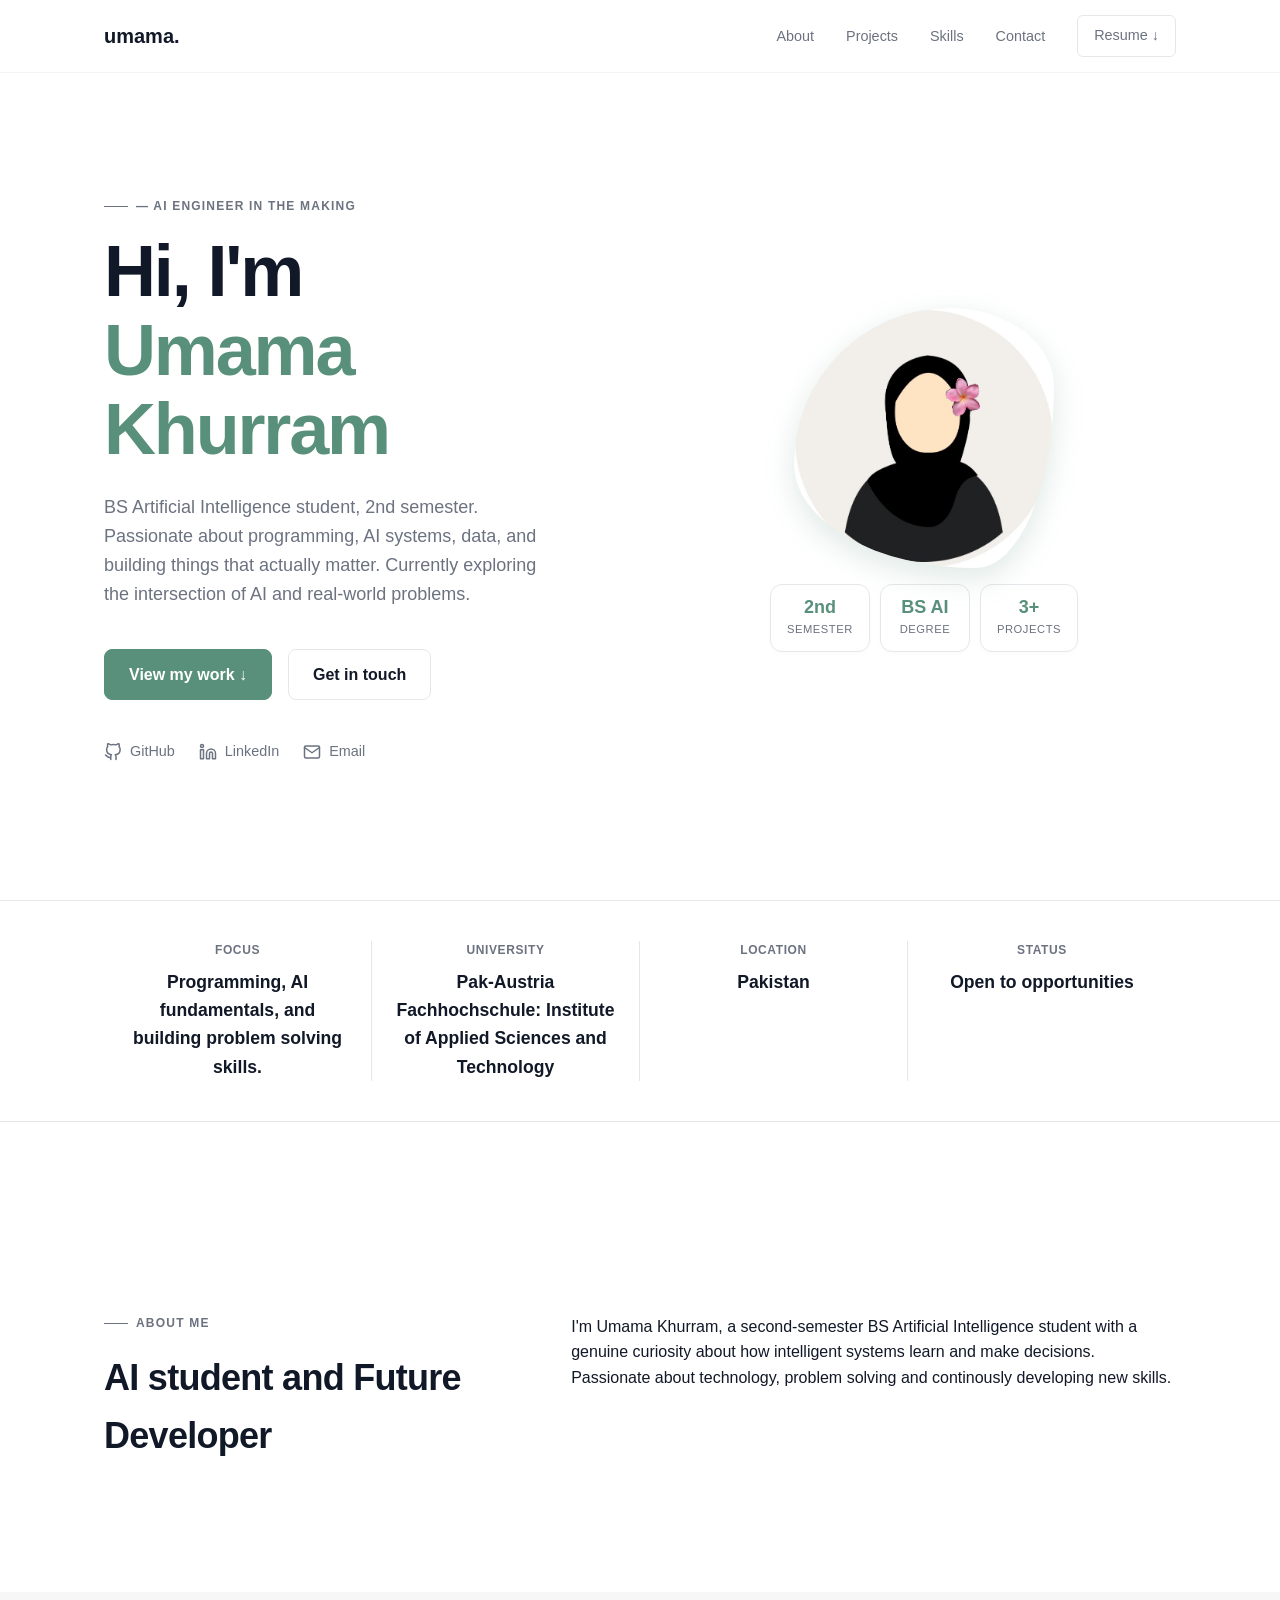
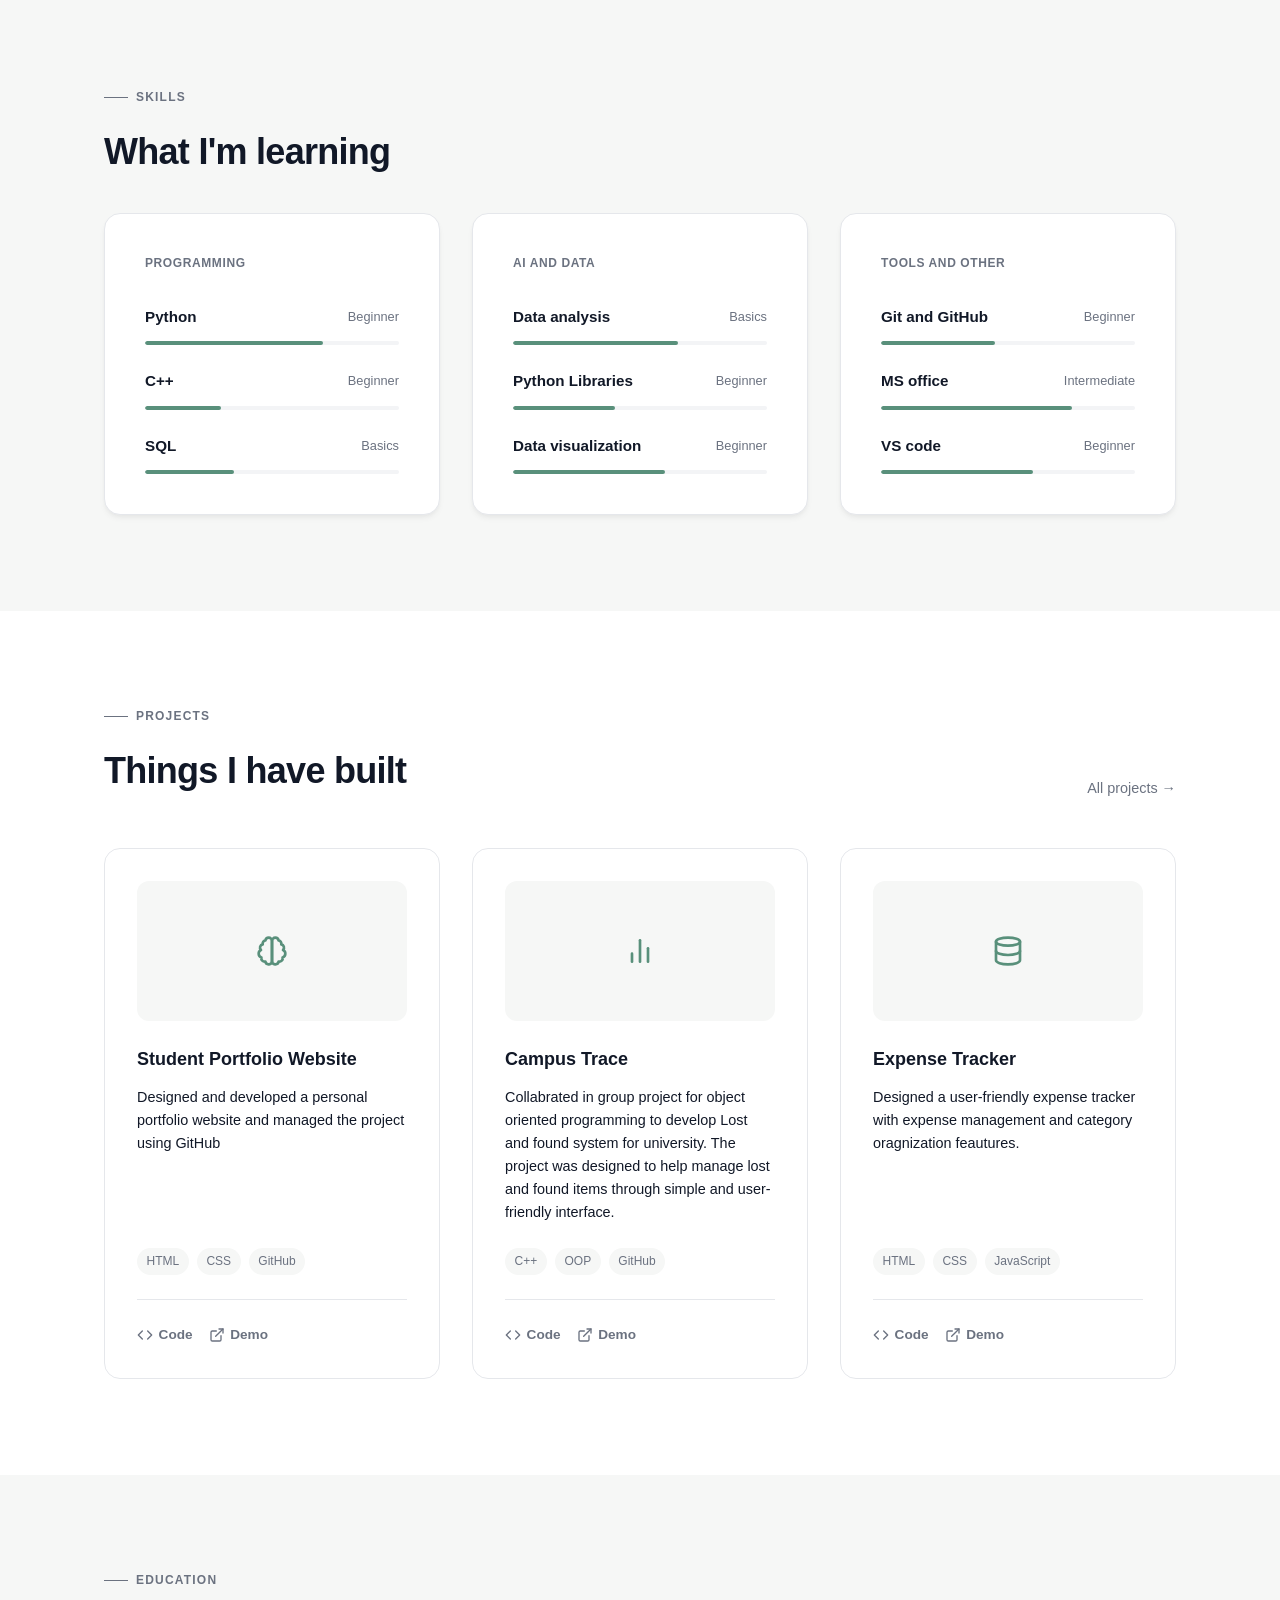
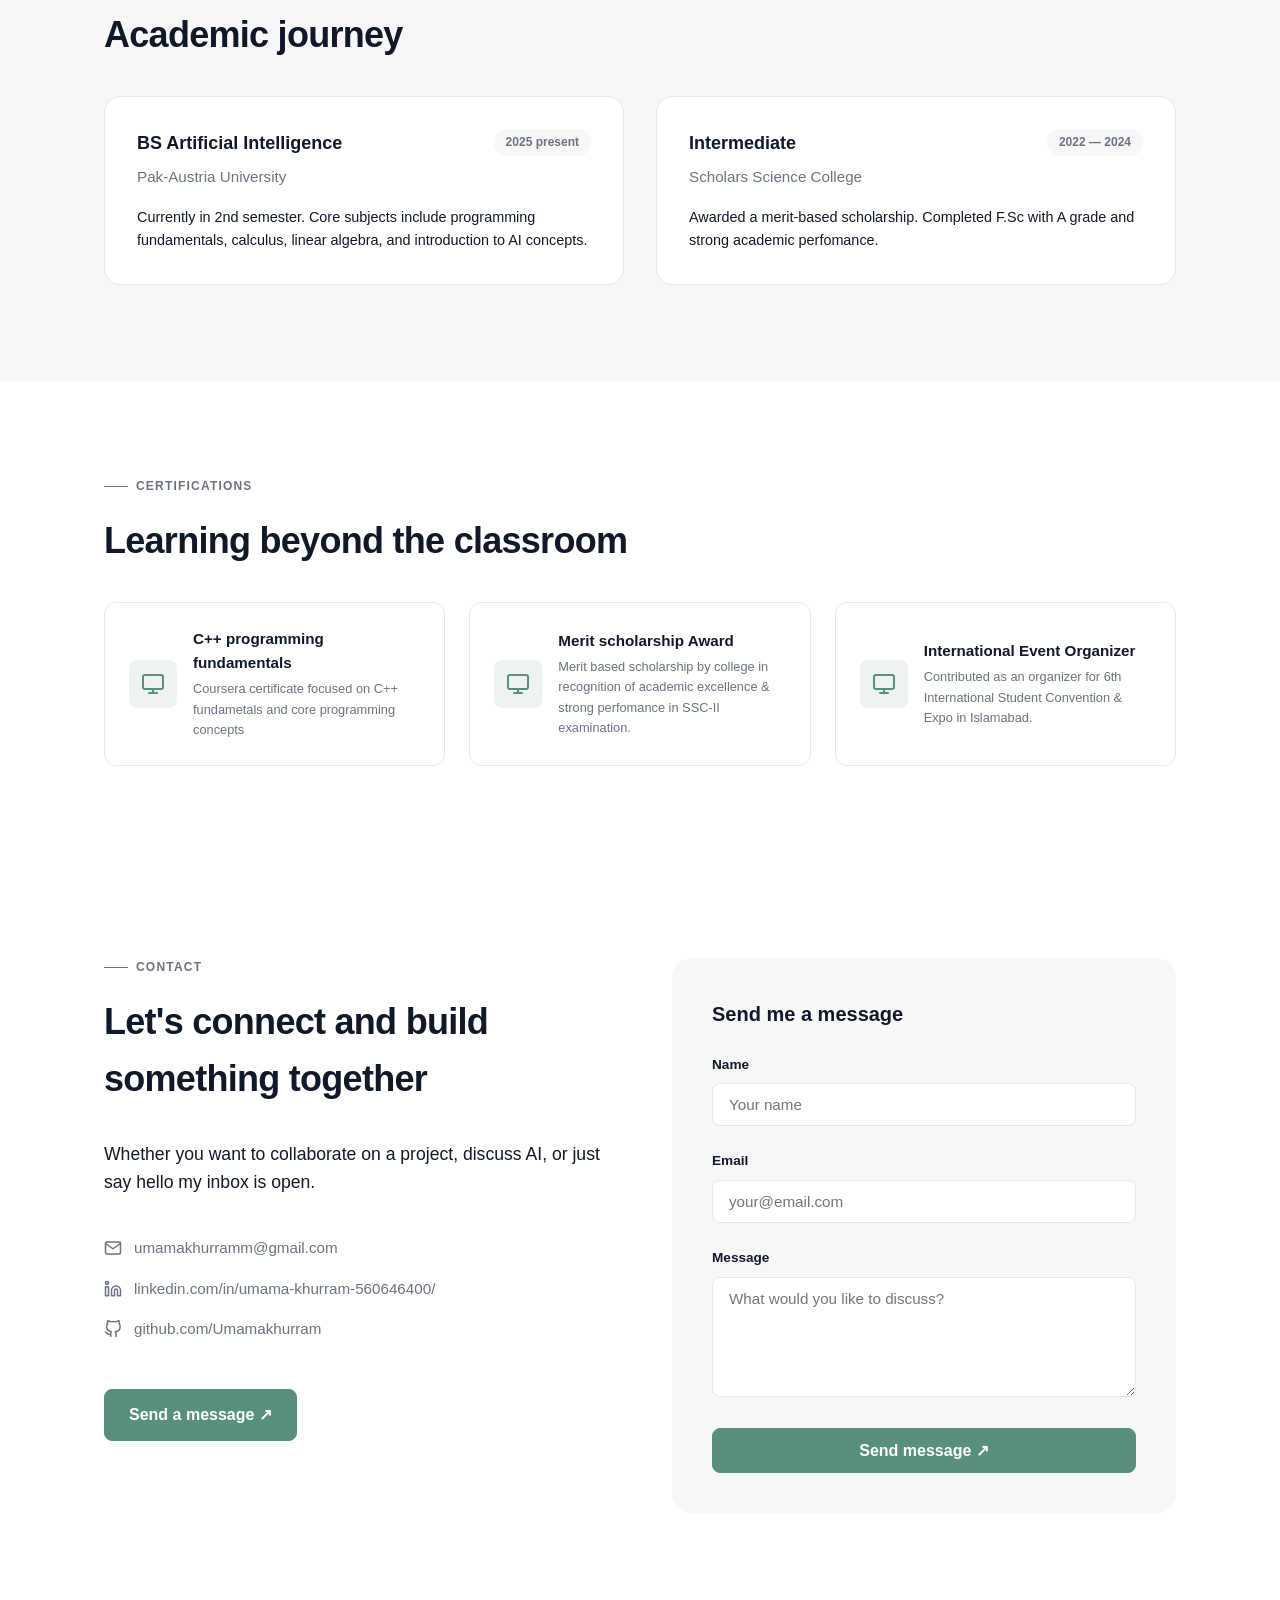
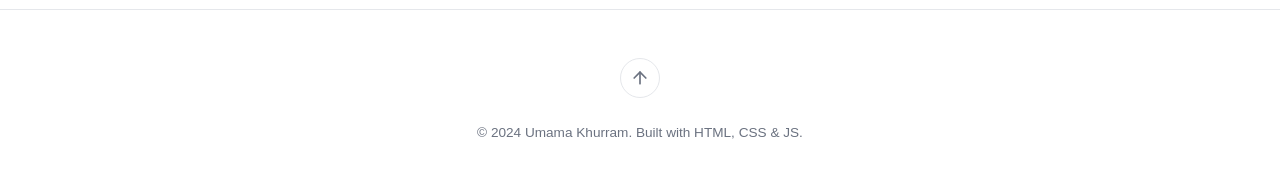
<file: index.html>
<!DOCTYPE html>
<html lang="en">

<head>
    <meta charset="UTF-8">
    <meta name="viewport" content="width=device-width, initial-scale=1.0">
    <title>Umama Khurram - Portfolio</title>
    <link rel="stylesheet" href="style.css">
</head>

<body>

    <nav>
        <div class="container">
            <a href="#" class="logo">umama.</a>
            <ul class="nav-links">
                <li><a href="#about">About</a></li>
                <li><a href="#projects">Projects</a></li>
                <li><a href="#skills">Skills</a></li>
                <li><a href="#contact">Contact</a></li>
                <li><a href="#" class="btn-resume">Resume &darr;</a></li>
            </ul>
        </div>
    </nav>

    <section id="hero" class="hero">
        <div class="container">
            <div class="hero-grid">
                <div class="hero-left">
                    <div class="section-tag hero-tagline">&mdash; AI ENGINEER IN THE MAKING</div>
                    <h1 class="hero-title">
                        <span class="word-anim" style="animation-delay: 100ms">Hi,</span>
                        <span class="word-anim" style="animation-delay: 200ms">I'm</span><br>
                        <span class="name-highlight">
                            <span class="word-anim" style="animation-delay: 300ms">Umama</span><br>
                            <span class="word-anim" style="animation-delay: 400ms">Khurram</span>
                        </span>
                    </h1>
                    <p class="hero-bio">
                        BS Artificial Intelligence student, 2nd semester. Passionate about programming, AI systems,
                        data, and building things that actually matter. Currently exploring the intersection of AI and
                        real-world
                        problems.
                    </p>
                    <div class="hero-actions">
                        <a href="#projects" class="btn btn-primary">View my work &darr;</a>
                        <a href="#contact" class="btn btn-outline">Get in touch</a>
                    </div>
                    <div class="hero-social">
                        <a href="https://github.com/Umamakhurram" target="_blank">
                            <svg xmlns="http://www.w3.org/2000/svg" viewBox="0 0 24 24" fill="none"
                                stroke="currentColor" stroke-width="2" stroke-linecap="round" stroke-linejoin="round">
                                <path
                                    d="M9 19c-5 1.5-5-2.5-7-3m14 6v-3.87a3.37 3.37 0 0 0-.94-2.61c3.14-.35 6.44-1.54 6.44-7A5.44 5.44 0 0 0 20 4.77 5.07 5.07 0 0 0 19.91 1S18.73.65 16 2.48a13.38 13.38 0 0 0-7 0C6.27.65 5.09 1 5.09 1A5.07 5.07 0 0 0 5 4.77a5.44 5.44 0 0 0-1.5 3.78c0 5.42 3.3 6.61 6.44 7A3.37 3.37 0 0 0 9 18.13V22">
                                </path>
                            </svg>
                            GitHub
                        </a>
                        <a href="https://www.linkedin.com/in/umama-khurram-560646400/" target="_blank">
                            <svg xmlns="http://www.w3.org/2000/svg" viewBox="0 0 24 24" fill="none"
                                stroke="currentColor" stroke-width="2" stroke-linecap="round" stroke-linejoin="round">
                                <path
                                    d="M16 8a6 6 0 0 1 6 6v7h-4v-7a2 2 0 0 0-2-2 2 2 0 0 0-2 2v7h-4v-7a6 6 0 0 1 6-6z">
                                </path>
                                <rect x="2" y="9" width="4" height="12"></rect>
                                <circle cx="4" cy="4" r="2"></circle>
                            </svg>
                            LinkedIn
                        </a>
                        <a href="mailto:umamakhurramm@gmail.com">
                            <svg xmlns="http://www.w3.org/2000/svg" viewBox="0 0 24 24" fill="none"
                                stroke="currentColor" stroke-width="2" stroke-linecap="round" stroke-linejoin="round">
                                <path d="M4 4h16c1.1 0 2 .9 2 2v12c0 1.1-.9 2-2 2H4c-1.1 0-2-.9-2-2V6c0-1.1.9-2 2-2z">
                                </path>
                                <polyline points="22,6 12,13 2,6"></polyline>
                            </svg>
                            Email
                        </a>
                    </div>
                </div>
                <div class="hero-right-col reveal">
                    <div class="photo-placeholder">
                        <div class="photo-text">
                            <img src="img/umk.jpeg" alt="photo" width="300">
                        </div>
                    </div>
                    <div class="stat-chips">
                        <div class="stat-chip">
                            <div class="stat-val">2nd</div>
                            <div class="stat-label">Semester</div>
                        </div>
                        <div class="stat-chip">
                            <div class="stat-val">BS AI</div>
                            <div class="stat-label">Degree</div>
                        </div>
                        <div class="stat-chip">
                            <div class="stat-val">3+</div>
                            <div class="stat-label">Projects</div>
                        </div>
                    </div>
                </div>
            </div>
        </div>
    </section>

    <div class="info-strip reveal">
        <div class="container">
            <div class="info-grid">
                <div class="info-item">
                    <div class="info-label">FOCUS</div>
                    <div class="info-val">Programming, AI fundamentals, and building problem solving skills.</div>
                </div>
                <div class="info-item">
                    <div class="info-label">UNIVERSITY</div>
                    <div class="info-val">Pak-Austria Fachhochschule: Institute of Applied Sciences and Technology</div>
                </div>
                <div class="info-item">
                    <div class="info-label">LOCATION</div>
                    <div class="info-val">Pakistan</div>
                </div>
                <div class="info-item">
                    <div class="info-label">STATUS</div>
                    <div class="info-val">Open to opportunities</div>
                </div>
            </div>
        </div>
    </div>

    <section id="about" class="section reveal">
        <div class="container">
            <div class="about-grid">
                <div>
                    <div class="section-tag">ABOUT ME</div>
                    <h2 class="section-title">AI student and Future Developer</h2>
                </div>
                <divclass="about-text">
                    <p>I'm Umama Khurram, a second-semester BS Artificial Intelligence student with a genuine curiosity
                        about how intelligent systems learn and make decisions. Passionate about technology, problem
                        solving and continously developing new skills.</p </div>
            </div>
        </div>
    </section>

    <section id="skills" class="section bg-alt reveal">
        <div class="container">
            <div class="section-tag">SKILLS</div>
            <h2 class="section-title">What I'm learning </h2>

            <div class="skills-grid">
                <div class="skill-card">
                    <h3 class="skill-category">PROGRAMMING</h3>
                    <div class="skill-item">
                        <div class="skill-header">
                            <span class="skill-name">Python</span>
                            <span class="skill-level">Beginner</span>
                        </div>
                        <div class="progress-bar">
                            <div class="progress-fill" data-width="70%"></div>
                        </div>
                    </div>
                    <div class="skill-item">
                        <div class="skill-header">
                            <span class="skill-name">C++</span>
                            <span class="skill-level">Beginner</span>
                        </div>
                        <div class="progress-bar">
                            <div class="progress-fill" data-width="30%"></div>
                        </div>
                    </div>
                    <div class="skill-item">
                        <div class="skill-header">
                            <span class="skill-name">SQL</span>
                            <span class="skill-level">Basics</span>
                        </div>
                        <div class="progress-bar">
                            <div class="progress-fill" data-width="35%"></div>
                        </div>
                    </div>
                </div>
                <div class="skill-card">
                    <h3 class="skill-category">AI AND DATA</h3>
                    <div class="skill-item">
                        <div class="skill-header">
                            <span class="skill-name">Data analysis</span>
                            <span class="skill-level">Basics</span>
                        </div>
                        <div class="progress-bar">
                            <div class="progress-fill" data-width="65%"></div>
                        </div>
                    </div>
                    <div class="skill-item">
                        <div class="skill-header">
                            <span class="skill-name">Python Libraries</span>
                            <span class="skill-level">Beginner</span>
                        </div>
                        <div class="progress-bar">
                            <div class="progress-fill" data-width="40%"></div>
                        </div>
                    </div>
                    <div class="skill-item">
                        <div class="skill-header">
                            <span class="skill-name">Data visualization</span>
                            <span class="skill-level">Beginner</span>
                        </div>
                        <div class="progress-bar">
                            <div class="progress-fill" data-width="60%"></div>
                        </div>
                    </div>
                </div>
                <div class="skill-card">
                    <h3 class="skill-category">TOOLS AND OTHER</h3>
                    <div class="skill-item">
                        <div class="skill-header">
                            <span class="skill-name">Git and GitHub</span>
                            <span class="skill-level">Beginner</span>
                        </div>
                        <div class="progress-bar">
                            <div class="progress-fill" data-width="45%"></div>
                        </div>
                    </div>
                    <div class="skill-item">
                        <div class="skill-header">
                            <span class="skill-name">MS office</span>
                            <span class="skill-level">Intermediate</span>
                        </div>
                        <div class="progress-bar">
                            <div class="progress-fill" data-width="75%"></div>
                        </div>
                    </div>
                    <div class="skill-item">
                        <div class="skill-header">
                            <span class="skill-name">VS code</span>
                            <span class="skill-level">Beginner</span>
                        </div>
                        <div class="progress-bar">
                            <div class="progress-fill" data-width="60%"></div>
                        </div>
                    </div>
                </div>
            </div>
        </div>
    </section>

    <section id="projects" class="section reveal">
        <div class="container">
            <div class="section-tag">PROJECTS</div>
            <div class="section-header-flex">
                <h2 class="section-title">Things I have built</h2>
                <a href="#" class="view-all">All projects &rarr;</a>
            </div>

            <div class="projects-grid">
                <div class="project-card">
                    <div class="project-img">
                        <svg xmlns="http://www.w3.org/2000/svg" width="32" height="32" viewBox="0 0 24 24" fill="none"
                            stroke="currentColor" stroke-width="2" stroke-linecap="round" stroke-linejoin="round">
                            <path
                                d="M9.5 2A2.5 2.5 0 0 1 12 4.5v15a2.5 2.5 0 0 1-4.96.44 2.5 2.5 0 0 1-2.96-3.08 3 3 0 0 1-.34-5.58 2.5 2.5 0 0 1 1.32-4.24 2.5 2.5 0 0 1 1.98-3A2.5 2.5 0 0 1 9.5 2Z">
                            </path>
                            <path
                                d="M14.5 2A2.5 2.5 0 0 0 12 4.5v15a2.5 2.5 0 0 0 4.96.44 2.5 2.5 0 0 0 2.96-3.08 3 3 0 0 0 .34-5.58 2.5 2.5 0 0 0-1.32-4.24 2.5 2.5 0 0 0-1.98-3A2.5 2.5 0 0 0 14.5 2Z">
                            </path>
                        </svg>
                    </div>
                    <h3 class="project-title">Student Portfolio Website</h3>
                    <p class="project-desc"> Designed and developed a personal portfolio website and managed the project
                        using GitHub</p>
                    <div class="project-tags">
                        <span class="project-tag">HTML</span>
                        <span class="project-tag">CSS</span>
                        <span class="project-tag">GitHub</span>
                    </div>
                    <div class="project-links">
                        <a href="#"><svg xmlns="http://www.w3.org/2000/svg" width="16" height="16" viewBox="0 0 24 24"
                                fill="none" stroke="currentColor" stroke-width="2" stroke-linecap="round"
                                stroke-linejoin="round">
                                <polyline points="16 18 22 12 16 6"></polyline>
                                <polyline points="8 6 2 12 8 18"></polyline>
                            </svg> Code</a>
                        <a href="#"><svg xmlns="http://www.w3.org/2000/svg" width="16" height="16" viewBox="0 0 24 24"
                                fill="none" stroke="currentColor" stroke-width="2" stroke-linecap="round"
                                stroke-linejoin="round">
                                <path d="M18 13v6a2 2 0 0 1-2 2H5a2 2 0 0 1-2-2V8a2 2 0 0 1 2-2h6"></path>
                                <polyline points="15 3 21 3 21 9"></polyline>
                                <line x1="10" y1="14" x2="21" y2="3"></line>
                            </svg> Demo</a>
                    </div>
                </div>
                <div class="project-card">
                    <div class="project-img">
                        <svg xmlns="http://www.w3.org/2000/svg" width="32" height="32" viewBox="0 0 24 24" fill="none"
                            stroke="currentColor" stroke-width="2" stroke-linecap="round" stroke-linejoin="round">
                            <line x1="18" y1="20" x2="18" y2="10"></line>
                            <line x1="12" y1="20" x2="12" y2="4"></line>
                            <line x1="6" y1="20" x2="6" y2="14"></line>
                        </svg>
                    </div>
                    <h3 class="project-title">Campus Trace</h3>
                    <p class="project-desc">Collabrated in group project for object oriented programming to develop Lost
                        and found system for university. The project was designed to help manage lost and found items
                        through simple and user-friendly interface.</p>
                    <div class="project-tags">
                        <span class="project-tag">C++</span>
                        <span class="project-tag">OOP</span>
                        <span class="project-tag">GitHub</span>
                    </div>
                    <div class="project-links">
                        <a href="#"><svg xmlns="http://www.w3.org/2000/svg" width="16" height="16" viewBox="0 0 24 24"
                                fill="none" stroke="currentColor" stroke-width="2" stroke-linecap="round"
                                stroke-linejoin="round">
                                <polyline points="16 18 22 12 16 6"></polyline>
                                <polyline points="8 6 2 12 8 18"></polyline>
                            </svg> Code</a>
                        <a href="#"><svg xmlns="http://www.w3.org/2000/svg" width="16" height="16" viewBox="0 0 24 24"
                                fill="none" stroke="currentColor" stroke-width="2" stroke-linecap="round"
                                stroke-linejoin="round">
                                <path d="M18 13v6a2 2 0 0 1-2 2H5a2 2 0 0 1-2-2V8a2 2 0 0 1 2-2h6"></path>
                                <polyline points="15 3 21 3 21 9"></polyline>
                                <line x1="10" y1="14" x2="21" y2="3"></line>
                            </svg> Demo</a>
                    </div>
                </div>
                <div class="project-card">
                    <div class="project-img">
                        <svg xmlns="http://www.w3.org/2000/svg" width="32" height="32" viewBox="0 0 24 24" fill="none"
                            stroke="currentColor" stroke-width="2" stroke-linecap="round" stroke-linejoin="round">
                            <ellipse cx="12" cy="5" rx="9" ry="3"></ellipse>
                            <path d="M21 12c0 1.66-4 3-9 3s-9-1.34-9-3"></path>
                            <path d="M3 5v14c0 1.66 4 3 9 3s9-1.34 9-3V5"></path>
                        </svg>
                    </div>
                    <h3 class="project-title">Expense Tracker</h3>
                    <p class="project-desc">Designed a user-friendly expense tracker with expense management and
                        category oragnization feautures.</p>
                    <div class="project-tags">
                        <span class="project-tag">HTML</span>
                        <span class="project-tag">CSS</span>
                        <span class="project-tag">JavaScript</span>
                    </div>
                    <div class="project-links">
                        <a href="#"><svg xmlns="http://www.w3.org/2000/svg" width="16" height="16" viewBox="0 0 24 24"
                                fill="none" stroke="currentColor" stroke-width="2" stroke-linecap="round"
                                stroke-linejoin="round">
                                <polyline points="16 18 22 12 16 6"></polyline>
                                <polyline points="8 6 2 12 8 18"></polyline>
                            </svg> Code</a>
                        <a href="#"><svg xmlns="http://www.w3.org/2000/svg" width="16" height="16" viewBox="0 0 24 24"
                                fill="none" stroke="currentColor" stroke-width="2" stroke-linecap="round"
                                stroke-linejoin="round">
                                <path d="M18 13v6a2 2 0 0 1-2 2H5a2 2 0 0 1-2-2V8a2 2 0 0 1 2-2h6"></path>
                                <polyline points="15 3 21 3 21 9"></polyline>
                                <line x1="10" y1="14" x2="21" y2="3"></line>
                            </svg> Demo</a>
                    </div>
                </div>
            </div>
        </div>
    </section>

    <section id="education" class="section bg-alt reveal">
        <div class="container">
            <div class="section-tag">EDUCATION</div>
            <h2 class="section-title">Academic journey</h2>

            <div class="edu-grid">
                <div class="edu-card">
                    <div class="edu-header">
                        <h3 class="edu-title">BS Artificial Intelligence</h3>
                        <span class="edu-date">2025 present</span>
                    </div>
                    <div class="edu-school">Pak-Austria University</div>
                    <p class="edu-desc">Currently in 2nd semester. Core subjects include programming fundamentals,
                        calculus, linear algebra, and introduction to AI concepts.</p>
                </div>
                <div class="edu-card">
                    <div class="edu-header">
                        <h3 class="edu-title">Intermediate</h3>
                        <span class="edu-date">2022 &mdash; 2024</span>
                    </div>
                    <div class="edu-school">Scholars Science College</div>
                    <p class="edu-desc">Awarded a merit-based scholarship. Completed F.Sc with A grade and strong
                        academic perfomance.</p>
                </div>
            </div>
        </div>
    </section>

    <section id="certifications" class="section reveal">
        <div class="container">
            <div class="section-tag">CERTIFICATIONS</div>
            <h2 class="section-title">Learning beyond the classroom</h2>

            <div class="cert-grid">
                <div class="cert-card">
                    <div class="cert-icon">
                        <svg xmlns="http://www.w3.org/2000/svg" width="24" height="24" viewBox="0 0 24 24" fill="none"
                            stroke="currentColor" stroke-width="2" stroke-linecap="round" stroke-linejoin="round">
                            <rect x="2" y="3" width="20" height="14" rx="2" ry="2"></rect>
                            <line x1="8" y1="21" x2="16" y2="21"></line>
                            <line x1="12" y1="17" x2="12" y2="21"></line>
                        </svg>
                    </div>
                    <div class="cert-info">
                        <h4>C++ programming fundamentals</h4>
                        <p>Coursera certificate focused on C++ fundametals and core programming concepts</p>
                    </div>
                </div>
                <div class="cert-card">
                    <div class="cert-icon">
                        <svg xmlns="http://www.w3.org/2000/svg" width="24" height="24" viewBox="0 0 24 24" fill="none"
                            stroke="currentColor" stroke-width="2" stroke-linecap="round" stroke-linejoin="round">
                            <rect x="2" y="3" width="20" height="14" rx="2" ry="2"></rect>
                            <line x1="8" y1="21" x2="16" y2="21"></line>
                            <line x1="12" y1="17" x2="12" y2="21"></line>
                        </svg>
                    </div>
                    <div class="cert-info">
                        <h4>Merit scholarship Award</h4>
                        <p>Merit based scholarship by college in recognition of academic excellence & strong perfomance
                            in SSC-II examination.</p>
                    </div>
                </div>
                <div class="cert-card">
                    <div class="cert-icon">
                        <svg xmlns="http://www.w3.org/2000/svg" width="24" height="24" viewBox="0 0 24 24" fill="none"
                            stroke="currentColor" stroke-width="2" stroke-linecap="round" stroke-linejoin="round">
                            <rect x="2" y="3" width="20" height="14" rx="2" ry="2"></rect>
                            <line x1="8" y1="21" x2="16" y2="21"></line>
                            <line x1="12" y1="17" x2="12" y2="21"></line>
                        </svg>
                    </div>
                    <div class="cert-info">
                        <h4>International Event Organizer</h4>
                        <p>Contributed as an organizer for 6th International Student Convention & Expo in Islamabad.</p>
                    </div>
                </div>
            </div>
        </div>
    </section>

    <section id="contact" class="section reveal">
        <div class="container">
            <div class="contact-grid">
                <div>
                    <div class="section-tag">CONTACT</div>
                    <h2 class="section-title">Let's connect and build something together</h2>
                    <p class="contact-text">Whether you want to collaborate on a project, discuss AI, or just say hello
                        my inbox is open.</p>
                    <div class="contact-links">
                        <a href="mailto:umamakhurramm@gmail.com">
                            <svg xmlns="http://www.w3.org/2000/svg" viewBox="0 0 24 24" fill="none"
                                stroke="currentColor" stroke-width="2" stroke-linecap="round" stroke-linejoin="round">
                                <path d="M4 4h16c1.1 0 2 .9 2 2v12c0 1.1-.9 2-2 2H4c-1.1 0-2-.9-2-2V6c0-1.1.9-2 2-2z">
                                </path>
                                <polyline points="22,6 12,13 2,6"></polyline>
                            </svg>
                            umamakhurramm@gmail.com
                        </a>
                        <a href="https://www.linkedin.com/in/umama-khurram-560646400/" target="_blank">
                            <svg xmlns="http://www.w3.org/2000/svg" viewBox="0 0 24 24" fill="none"
                                stroke="currentColor" stroke-width="2" stroke-linecap="round" stroke-linejoin="round">
                                <path
                                    d="M16 8a6 6 0 0 1 6 6v7h-4v-7a2 2 0 0 0-2-2 2 2 0 0 0-2 2v7h-4v-7a6 6 0 0 1 6-6z">
                                </path>
                                <rect x="2" y="9" width="4" height="12"></rect>
                                <circle cx="4" cy="4" r="2"></circle>
                            </svg>
                            linkedin.com/in/umama-khurram-560646400/
                        </a>
                        <a href="https://github.com/Umamakhurram" target="_blank">
                            <svg xmlns="http://www.w3.org/2000/svg" viewBox="0 0 24 24" fill="none"
                                stroke="currentColor" stroke-width="2" stroke-linecap="round" stroke-linejoin="round">
                                <path
                                    d="M9 19c-5 1.5-5-2.5-7-3m14 6v-3.87a3.37 3.37 0 0 0-.94-2.61c3.14-.35 6.44-1.54 6.44-7A5.44 5.44 0 0 0 20 4.77 5.07 5.07 0 0 0 19.91 1S18.73.65 16 2.48a13.38 13.38 0 0 0-7 0C6.27.65 5.09 1 5.09 1A5.07 5.07 0 0 0 5 4.77a5.44 5.44 0 0 0-1.5 3.78c0 5.42 3.3 6.61 6.44 7A3.37 3.37 0 0 0 9 18.13V22">
                                </path>
                            </svg>
                            github.com/Umamakhurram
                        </a>
                    </div>
                    <a href="mailto:umamakhurramm@gmail.com" class="btn btn-primary">Send a message &nearr;</a>
                </div>
                <div class="contact-card">
                    <h3>Send me a message</h3>
                    <form action="#" method="POST"
                        onsubmit="event.preventDefault(); alert('Message sent successfully!');">
                        <div class="form-group">
                            <label class="form-label">Name</label>
                            <input type="text" class="form-control" placeholder="Your name" required>
                        </div>
                        <div class="form-group">
                            <label class="form-label">Email</label>
                            <input type="email" class="form-control" placeholder="your@email.com" required>
                        </div>
                        <div class="form-group">
                            <label class="form-label">Message</label>
                            <textarea class="form-control" placeholder="What would you like to discuss?"
                                required></textarea>
                        </div>
                        <button type="submit" class="btn btn-primary">Send message &nearr;</button>
                    </form>
                </div>
            </div>
        </div>
    </section>

    <footer>
        <div class="container">
            <a href="#hero" class="scroll-top">
                <svg xmlns="http://www.w3.org/2000/svg" width="20" height="20" viewBox="0 0 24 24" fill="none"
                    stroke="currentColor" stroke-width="2" stroke-linecap="round" stroke-linejoin="round">
                    <line x1="12" y1="19" x2="12" y2="5"></line>
                    <polyline points="5 12 12 5 19 12"></polyline>
                </svg>
            </a>
            <p style="color: var(--text-muted); font-size: 0.85rem;">&copy; 2024 Umama Khurram. Built with HTML, CSS & JS.
            </p>
        </div>
    </footer>

    <script src="script.js"></script>
</body>

</html>
</file>
<file: style.css>
:root {
            --primary: #59907B;
            --primary-light: #EEF3F0;
            --bg: #ffffff;
            --bg-alt: #F6F7F6;
            --text-main: #111827;
            --text-muted: #6B7280;
            --border: #E5E7EB;
            --border-light: #F3F4F6;
            --card-shadow: 0 4px 6px -1px rgba(0, 0, 0, 0.05), 0 2px 4px -1px rgba(0, 0, 0, 0.03);
            --transition: all 0.3s ease;
        }

        * {
            margin: 0;
            padding: 0;
            box-sizing: border-box;
            font-family: -apple-system, BlinkMacSystemFont, 'Segoe UI', sans-serif;
        }

        html {
            scroll-behavior: smooth;
        }

        body {
            background-color: var(--bg);
            color: var(--text-main);
            line-height: 1.6;
            overflow-x: hidden;
        }

        a {
            text-decoration: none;
            color: inherit;
            transition: var(--transition);
        }

        ul {
            list-style: none;
        }

        .container {
            max-width: 1120px;
            margin: 0 auto;
            padding: 0 24px;
        }

        /* Navbar */
        nav {
            position: fixed;
            top: 0;
            left: 0;
            width: 100%;
            background: rgba(255, 255, 255, 0.9);
            backdrop-filter: blur(10px);
            border-bottom: 1px solid var(--border-light);
            z-index: 1000;
        }

        nav .container {
            display: flex;
            justify-content: space-between;
            align-items: center;
            height: 72px;
        }

        .logo {
            font-weight: 700;
            font-size: 1.25rem;
            color: var(--text-main);
        }

        .nav-links {
            display: flex;
            gap: 2rem;
            align-items: center;
        }

        .nav-links a {
            font-size: 0.9rem;
            font-weight: 500;
            color: var(--text-muted);
        }

        .nav-links a:hover {
            color: var(--primary);
        }

        .btn-resume {
            border: 1px solid var(--border);
            padding: 0.5rem 1rem;
            border-radius: 6px;
            font-size: 0.9rem;
            font-weight: 500;
            color: var(--text-main);
            display: flex;
            align-items: center;
        }

        .btn-resume:hover {
            border-color: var(--text-main);
        }

        /* Buttons */
        .btn {
            display: inline-flex;
            align-items: center;
            justify-content: center;
            padding: 0.75rem 1.5rem;
            border-radius: 8px;
            font-weight: 600;
            font-size: 1rem;
            cursor: pointer;
            transition: var(--transition);
            gap: 0.5rem;
        }

        .btn-primary {
            background-color: var(--primary);
            color: white;
            border: 1px solid var(--primary);
        }

        .btn-primary:hover {
            background-color: #4a7a66;
            border-color: #4a7a66;
        }

        .btn-outline {
            background-color: transparent;
            color: var(--text-main);
            border: 1px solid var(--border);
        }

        .btn-outline:hover {
            border-color: var(--text-main);
        }

        /* Typography */
        .section-tag {
            font-size: 0.75rem;
            text-transform: uppercase;
            letter-spacing: 0.1em;
            font-weight: 700;
            color: var(--text-muted);
            margin-bottom: 1rem;
            display: flex;
            align-items: center;
            gap: 0.5rem;
        }

        .section-tag::before {
            content: "";
            display: inline-block;
            width: 24px;
            height: 1px;
            background-color: var(--text-muted);
        }

        .section-title {
            font-size: 2.25rem;
            font-weight: 700;
            margin-bottom: 2rem;
            color: var(--text-main);
            letter-spacing: -0.02em;
        }

        /* Hero */
        .hero {
            padding-top: 140px;
            padding-bottom: 80px;
            min-height: 100vh;
            display: flex;
            align-items: center;
        }

        .hero-grid {
            display: grid;
            grid-template-columns: 1fr 1fr;
            gap: 4rem;
            align-items: center;
        }

        .hero-title {
            font-size: 4.5rem;
            line-height: 1.1;
            font-weight: 800;
            margin-bottom: 1.5rem;
            letter-spacing: -0.03em;
        }

        .hero-title .name-highlight {
            color: var(--primary);
            display: block;
        }

        .hero-bio {
            font-size: 1.125rem;
            color: var(--text-muted);
            margin-bottom: 2.5rem;
            max-width: 90%;
        }

        .hero-actions {
            display: flex;
            gap: 1rem;
            margin-bottom: 2.5rem;
        }

        .hero-social {
            display: flex;
            gap: 1.5rem;
            color: var(--text-muted);
            font-size: 0.9rem;
        }

        .hero-social a {
            display: flex;
            align-items: center;
            gap: 0.5rem;
            font-weight: 500;
        }

        .hero-social a:hover {
            color: var(--primary);
        }

        .hero-social svg {
            width: 18px;
            height: 18px;
        }

        /* Hero Right Column */
        .hero-right-col {
            display: flex;
            flex-direction: column;
            align-items: center;
            justify-content: center;
        }

        .photo-placeholder {
            width: 260px;
            height: 260px;
            border-radius: 60% 40% 30% 70% / 60% 30% 70% 40%;
            background-color: var(--primary-light);
            display: flex;
            align-items: center;
            justify-content: center;
            position: relative;
            overflow: hidden;
            padding: 0;
            margin: 0;
            box-shadow: 0 10px 30px rgba(89, 144, 123, 0.2);
            animation: morph 8s ease-in-out infinite;
        }

        @keyframes morph {
            0% { border-radius: 60% 40% 30% 70% / 60% 30% 70% 40%; }
            50% { border-radius: 30% 60% 70% 40% / 50% 60% 30% 60%; }
            100% { border-radius: 60% 40% 30% 70% / 60% 30% 70% 40%; }
        }

        .photo-text {
            width: 100%;
            height: 100%;
            display: flex;
        }
        
        .photo-text img {
            width: 100%;
            height: 100%;
            object-fit: cover;
        }

        .stat-chips {
            display: flex;
            flex-direction: row;
            gap: 10px;
            margin-top: 16px;
        }

        .stat-chip {
            background: #ffffff;
            border: 1px solid var(--border);
            border-radius: 12px;
            padding: 0.75rem 1rem;
            text-align: center;
            min-width: 90px;
            box-shadow: 0 2px 4px rgba(0, 0, 0, 0.02);
        }

        .stat-val {
            font-size: 1.125rem;
            font-weight: 700;
            color: var(--primary);
            line-height: 1.2;
        }

        .stat-label {
            font-size: 0.7rem;
            color: var(--text-muted);
            text-transform: uppercase;
            letter-spacing: 0.05em;
            margin-top: 2px;
        }

        /* Info Strip */
        .info-strip {
            border-top: 1px solid var(--border);
            border-bottom: 1px solid var(--border);
            padding: 2.5rem 0;
            margin-bottom: 6rem;
        }

        .info-grid {
            display: grid;
            grid-template-columns: repeat(4, 1fr);
        }

        .info-item {
            text-align: center;
            padding: 0 1.5rem;
            border-right: 1px solid var(--border);
        }

        .info-item:last-child {
            border-right: none;
        }

        .info-label {
            font-size: 0.75rem;
            color: var(--text-muted);
            text-transform: uppercase;
            letter-spacing: 0.05em;
            margin-bottom: 0.5rem;
            font-weight: 700;
        }

        .info-val {
            font-weight: 700;
            color: var(--text-main);
            font-size: 1.1rem;
        }

        /* About Section */
        .section {
            padding: 6rem 0;
        }

        .bg-alt {
            background-color: var(--bg-alt);
        }

        .about-grid {
            display: grid;
            grid-template-columns: 1fr 1.5fr;
            gap: 4rem;
        }

        .about-text p {
            margin-bottom: 1.5rem;
            font-size: 1.125rem;
            color: var(--text-main);
        }

        .about-text p:last-of-type {
            color: var(--text-muted);
            font-size: 1rem;
        }

        .tags-container {
            display: flex;
            flex-wrap: wrap;
            gap: 0.75rem;
            margin-top: 2.5rem;
        }

        .tag {
            background-color: var(--primary-light);
            color: var(--primary);
            padding: 0.5rem 1rem;
            border-radius: 100px;
            font-size: 0.875rem;
            font-weight: 500;
        }

        /* Skills Section */
        .skills-grid {
            display: grid;
            grid-template-columns: repeat(3, 1fr);
            gap: 2rem;
        }

        .skill-card {
            background: white;
            border: 1px solid var(--border);
            border-radius: 16px;
            padding: 2.5rem;
            box-shadow: var(--card-shadow);
        }

        .skill-category {
            font-size: 0.75rem;
            text-transform: uppercase;
            letter-spacing: 0.05em;
            color: var(--text-muted);
            font-weight: 700;
            margin-bottom: 2rem;
        }

        .skill-item {
            margin-bottom: 1.5rem;
        }

        .skill-item:last-child {
            margin-bottom: 0;
        }

        .skill-header {
            display: flex;
            justify-content: space-between;
            align-items: center;
            margin-bottom: 0.75rem;
        }

        .skill-name {
            font-weight: 600;
            font-size: 0.95rem;
        }

        .skill-level {
            font-size: 0.8rem;
            color: var(--text-muted);
        }

        .progress-bar {
            height: 4px;
            background-color: var(--border-light);
            border-radius: 2px;
            overflow: hidden;
        }

        .progress-fill {
            height: 100%;
            background-color: var(--primary);
            border-radius: 2px;
            width: 0;
            transition: width 1s cubic-bezier(0.22, 1, 0.36, 1);
        }

        /* Projects Section */
        .section-header-flex {
            display: flex;
            justify-content: space-between;
            align-items: flex-end;
            margin-bottom: 3rem;
        }

        .section-header-flex .section-title {
            margin-bottom: 0;
        }

        .view-all {
            color: var(--text-muted);
            font-weight: 500;
            font-size: 0.9rem;
            display: flex;
            align-items: center;
            gap: 0.25rem;
        }

        .view-all:hover {
            color: var(--primary);
        }

        .projects-grid {
            display: grid;
            grid-template-columns: repeat(3, 1fr);
            gap: 2rem;
        }

        .project-card {
            border: 1px solid var(--border);
            border-radius: 16px;
            padding: 2rem;
            display: flex;
            flex-direction: column;
            transition: var(--transition);
        }

        .project-card:hover {
            box-shadow: var(--card-shadow);
            transform: translateY(-4px);
        }

        .project-img {
            height: 140px;
            background-color: var(--bg-alt);
            border-radius: 12px;
            margin-bottom: 1.5rem;
            display: flex;
            align-items: center;
            justify-content: center;
            color: var(--primary);
        }

        .project-title {
            font-size: 1.125rem;
            font-weight: 700;
            margin-bottom: 0.75rem;
        }

        .project-desc {
            font-size: 0.9rem;
            color: var(--text-main);
            flex-grow: 1;
            margin-bottom: 1.5rem;
        }

        .project-tags {
            display: flex;
            flex-wrap: wrap;
            gap: 0.5rem;
            margin-bottom: 1.5rem;
            padding-bottom: 1.5rem;
            border-bottom: 1px solid var(--border);
        }

        .project-tag {
            background-color: var(--bg-alt);
            color: var(--text-muted);
            font-size: 0.75rem;
            padding: 0.25rem 0.6rem;
            border-radius: 100px;
            font-weight: 500;
        }

        .project-links {
            display: flex;
            gap: 1rem;
        }

        .project-links a {
            font-size: 0.85rem;
            font-weight: 600;
            color: var(--text-muted);
            display: flex;
            align-items: center;
            gap: 0.35rem;
        }

        .project-links a:hover {
            color: var(--primary);
        }

        /* Education & Certifications */
        .edu-grid {
            display: grid;
            grid-template-columns: repeat(2, 1fr);
            gap: 2rem;
        }

        .edu-card {
            background: white;
            border: 1px solid var(--border);
            border-radius: 16px;
            padding: 2rem;
        }

        .edu-header {
            display: flex;
            justify-content: space-between;
            align-items: flex-start;
            margin-bottom: 0.5rem;
        }

        .edu-title {
            font-size: 1.125rem;
            font-weight: 700;
            max-width: 70%;
        }

        .edu-date {
            background: var(--bg-alt);
            padding: 0.25rem 0.75rem;
            border-radius: 100px;
            font-size: 0.75rem;
            font-weight: 600;
            color: var(--text-muted);
        }

        .edu-school {
            font-size: 0.95rem;
            color: var(--text-muted);
            margin-bottom: 1rem;
        }

        .edu-desc {
            font-size: 0.9rem;
            color: var(--text-main);
        }

        .cert-grid {
            display: grid;
            grid-template-columns: repeat(3, 1fr);
            gap: 1.5rem;
        }

        .cert-card {
            border: 1px solid var(--border);
            border-radius: 12px;
            padding: 1.5rem;
            display: flex;
            align-items: center;
            gap: 1rem;
        }

        .cert-icon {
            width: 48px;
            height: 48px;
            background: var(--primary-light);
            color: var(--primary);
            border-radius: 8px;
            display: flex;
            align-items: center;
            justify-content: center;
            flex-shrink: 0;
        }

        .cert-info h4 {
            font-size: 0.95rem;
            font-weight: 700;
            margin-bottom: 0.25rem;
        }

        .cert-info p {
            font-size: 0.8rem;
            color: var(--text-muted);
        }

        /* Contact Section */
        .contact-grid {
            display: grid;
            grid-template-columns: 1fr 1fr;
            gap: 4rem;
        }

        .contact-text {
            margin-bottom: 2.5rem;
            font-size: 1.1rem;
            color: var(--text-main);
        }

        .contact-links {
            display: flex;
            flex-direction: column;
            gap: 1rem;
            margin-bottom: 3rem;
        }

        .contact-links a {
            display: flex;
            align-items: center;
            gap: 0.75rem;
            color: var(--text-muted);
            font-size: 0.95rem;
        }

        .contact-links a:hover {
            color: var(--primary);
        }

        .contact-links svg {
            width: 18px;
            height: 18px;
        }

        .contact-card {
            background: var(--bg-alt);
            border-radius: 20px;
            padding: 2.5rem;
        }

        .contact-card h3 {
            font-size: 1.25rem;
            font-weight: 700;
            margin-bottom: 1.5rem;
        }

        .form-group {
            margin-bottom: 1.5rem;
        }

        .form-label {
            display: block;
            font-size: 0.85rem;
            font-weight: 600;
            margin-bottom: 0.5rem;
            color: var(--text-main);
        }

        .form-control {
            width: 100%;
            padding: 0.75rem 1rem;
            border: 1px solid var(--border);
            border-radius: 8px;
            font-size: 0.95rem;
            background: white;
            transition: var(--transition);
        }

        .form-control:focus {
            outline: none;
            border-color: var(--primary);
            box-shadow: 0 0 0 3px rgba(106, 140, 120, 0.1);
        }

        textarea.form-control {
            min-height: 120px;
            resize: vertical;
        }

        .contact-card .btn {
            width: 100%;
        }

        /* Footer */
        footer {
            padding: 3rem 0;
            border-top: 1px solid var(--border);
            text-align: center;
            display: flex;
            flex-direction: column;
            align-items: center;
        }

        .scroll-top {
            width: 40px;
            height: 40px;
            border: 1px solid var(--border);
            border-radius: 50%;
            display: inline-flex;
            align-items: center;
            justify-content: center;
            color: var(--text-muted);
            margin-bottom: 1.5rem;
            cursor: pointer;
            transition: var(--transition);
        }

        .scroll-top:hover {
            border-color: var(--primary);
            color: var(--primary);
        }

        /* Animations */
        @keyframes fadeUp {
            from {
                opacity: 0;
                transform: translateY(24px);
            }

            to {
                opacity: 1;
                transform: translateY(0);
            }
        }

        .word-anim {
            display: inline-block;
            opacity: 0;
            animation: fadeUp 300ms ease-out forwards;
        }

        .hero-tagline {
            opacity: 0;
            animation: fadeUp 500ms ease-out forwards;
            animation-delay: 0ms;
        }

        .hero-bio {
            opacity: 0;
            animation: fadeUp 500ms ease-out forwards;
            animation-delay: 500ms;
        }

        .hero-actions {
            opacity: 0;
            animation: fadeUp 500ms ease-out forwards;
            animation-delay: 600ms;
        }

        .hero-social {
            opacity: 0;
            animation: fadeUp 500ms ease-out forwards;
            animation-delay: 700ms;
        }

        .reveal {
            opacity: 0;
            transform: translateY(24px);
            transition: all 500ms ease-out;
        }

        .reveal.active {
            opacity: 1;
            transform: translateY(0);
        }

        /* Responsive */
        @media (max-width: 992px) {

            .hero-grid,
            .about-grid,
            .contact-grid {
                grid-template-columns: 1fr;
                gap: 3rem;
            }

            .info-grid {
                grid-template-columns: repeat(2, 1fr);
                gap: 2rem;
            }

            .info-item {
                border-right: none;
            }

            .skills-grid,
            .projects-grid,
            .edu-grid,
            .cert-grid {
                grid-template-columns: repeat(2, 1fr);
            }
        }

        @media (max-width: 768px) {
            .hero-title {
                font-size: 3rem;
            }

            .skills-grid,
            .projects-grid,
            .edu-grid,
            .cert-grid {
                grid-template-columns: 1fr;
            }

            .nav-links {
                display: none;
            }

            .hero-right-col {
                margin-top: 2rem;
            }
        }
</file>
